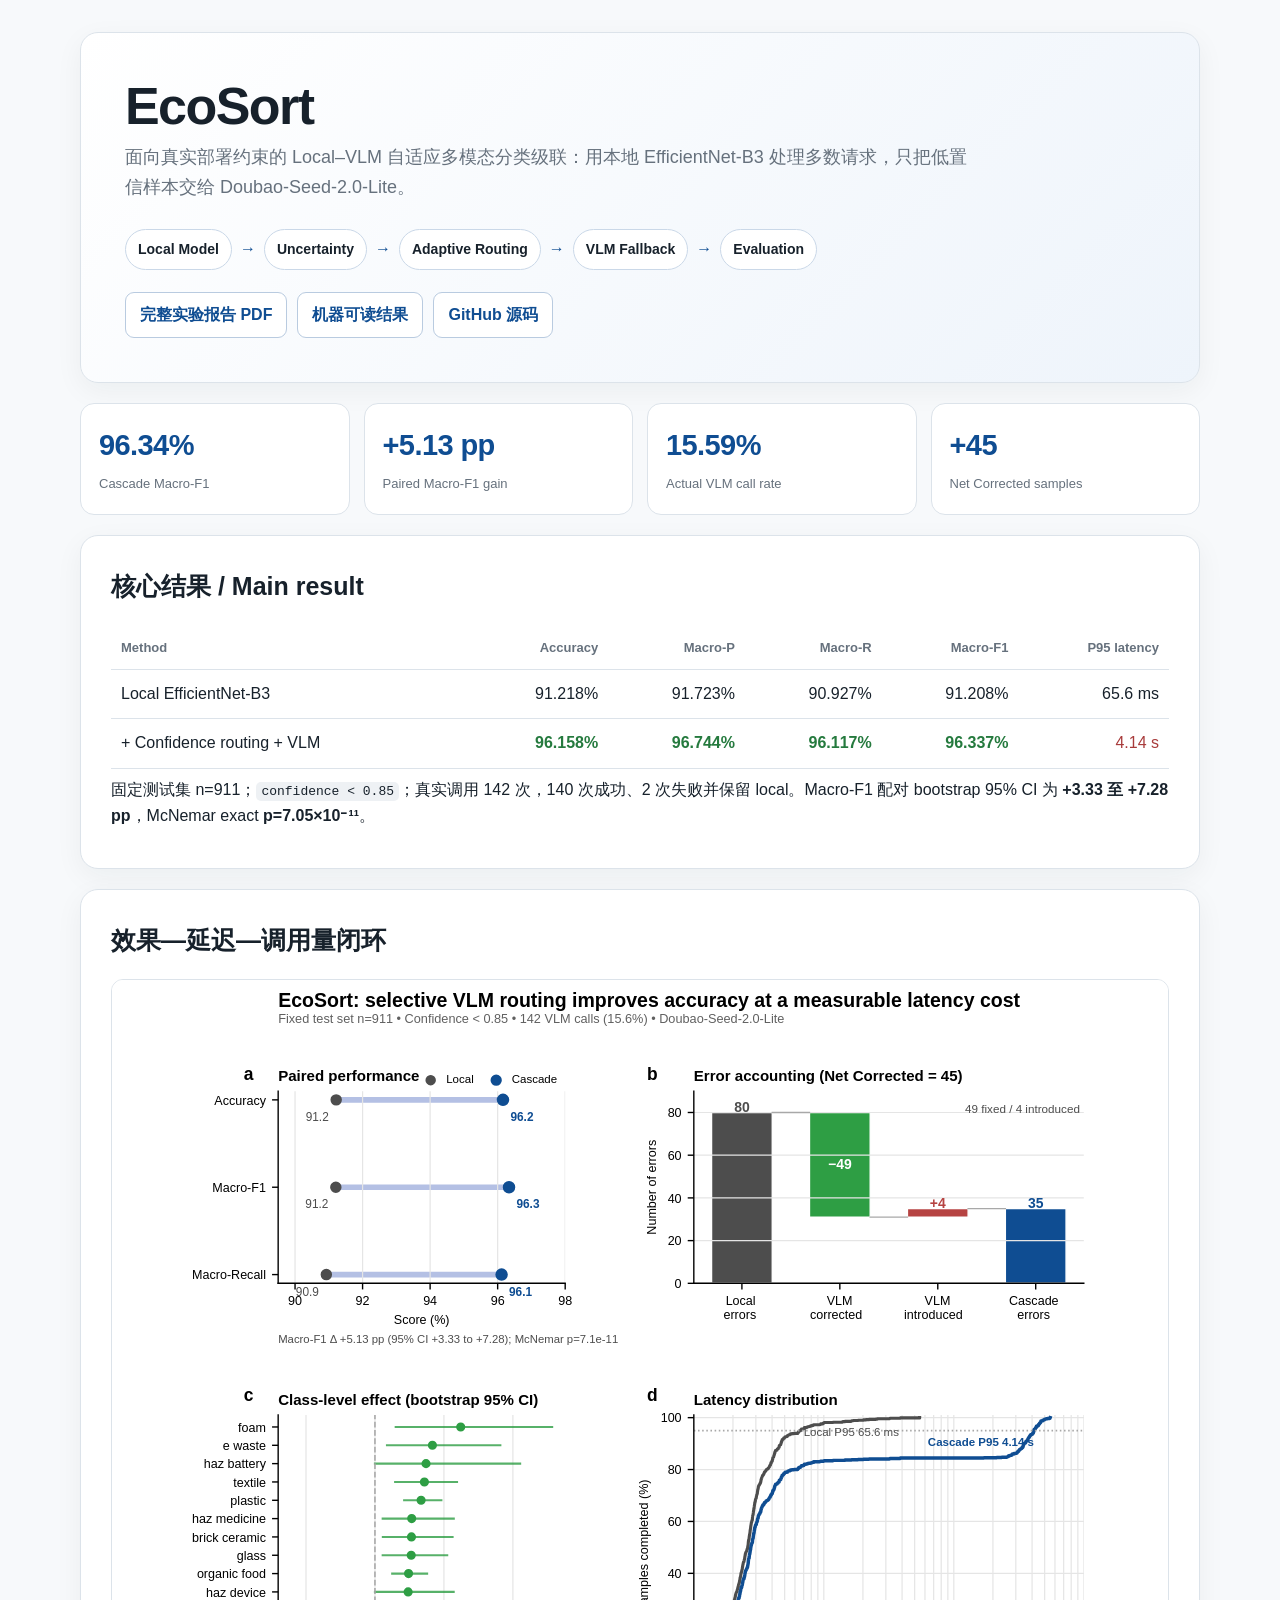
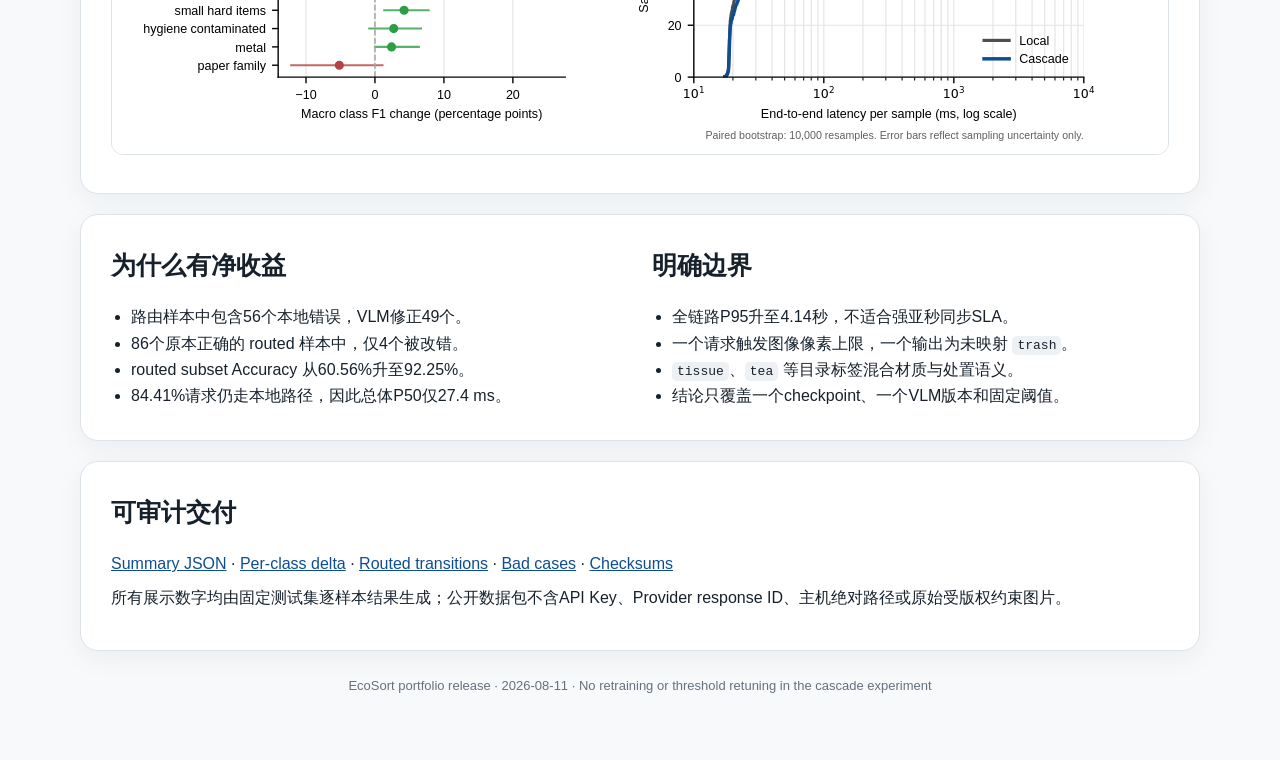
<file: docs/portfolio/index.html>
<!doctype html>
<html lang="zh-CN">
<head>
  <meta charset="utf-8">
  <meta name="viewport" content="width=device-width, initial-scale=1">
  <title>EcoSort｜Local–VLM Adaptive Cascade</title>
  <style>
    :root { --ink:#17212b; --muted:#66717d; --blue:#0f4d92; --pale:#eef4fb; --green:#257a3e; --red:#a83b3b; --line:#dce3ea; }
    * { box-sizing:border-box; }
    body { margin:0; color:var(--ink); font-family:Inter,"Noto Sans SC","Microsoft YaHei",sans-serif; background:#f7f9fb; line-height:1.65; }
    main { width:min(1120px, calc(100% - 32px)); margin:32px auto 64px; }
    .hero,.section { background:white; border:1px solid var(--line); border-radius:18px; box-shadow:0 8px 28px rgba(23,33,43,.05); }
    .hero { padding:44px; background:linear-gradient(135deg,#fff 0%,var(--pale) 100%); }
    h1 { margin:0 0 8px; font-size:clamp(30px,5vw,52px); line-height:1.12; letter-spacing:-.03em; }
    h2 { margin:0 0 18px; font-size:25px; }
    h3 { margin:0 0 6px; font-size:16px; }
    p { margin:8px 0; }
    .subtitle { max-width:850px; color:var(--muted); font-size:18px; }
    .flow { display:flex; flex-wrap:wrap; gap:8px; margin-top:26px; align-items:center; }
    .flow span { padding:8px 12px; border-radius:999px; background:white; border:1px solid #cad8e8; font-weight:650; font-size:14px; }
    .flow b { color:var(--blue); }
    .grid { display:grid; grid-template-columns:repeat(4,1fr); gap:14px; margin:20px 0; }
    .card { padding:18px; border-radius:14px; background:white; border:1px solid var(--line); }
    .value { display:block; font-size:29px; font-weight:800; color:var(--blue); letter-spacing:-.02em; }
    .label { color:var(--muted); font-size:13px; }
    .section { padding:30px; margin-top:20px; }
    .figure { width:100%; border:1px solid var(--line); border-radius:12px; background:white; }
    table { width:100%; border-collapse:collapse; font-variant-numeric:tabular-nums; }
    th,td { padding:11px 10px; border-bottom:1px solid var(--line); text-align:right; }
    th:first-child,td:first-child { text-align:left; }
    th { color:var(--muted); font-size:13px; }
    .gain { color:var(--green); font-weight:750; }
    .risk { color:var(--red); }
    .cols { display:grid; grid-template-columns:1fr 1fr; gap:24px; }
    ul { margin:8px 0 0; padding-left:20px; }
    code { background:#eef1f4; border-radius:5px; padding:2px 5px; }
    a { color:var(--blue); }
    .actions { display:flex; flex-wrap:wrap; gap:10px; margin-top:22px; }
    .actions a { text-decoration:none; padding:9px 14px; border-radius:9px; border:1px solid #b9cbe0; background:white; font-weight:700; }
    footer { color:var(--muted); font-size:13px; text-align:center; margin-top:24px; }
    @media(max-width:800px){ .grid{grid-template-columns:1fr 1fr}.cols{grid-template-columns:1fr}.hero{padding:28px}.section{padding:22px} }
  </style>
</head>
<body>
<main>
  <section class="hero">
    <h1>EcoSort</h1>
    <p class="subtitle">面向真实部署约束的 Local–VLM 自适应多模态分类级联：用本地 EfficientNet-B3 处理多数请求，只把低置信样本交给 Doubao-Seed-2.0-Lite。</p>
    <div class="flow"><span>Local Model</span><b>→</b><span>Uncertainty</span><b>→</b><span>Adaptive Routing</span><b>→</b><span>VLM Fallback</span><b>→</b><span>Evaluation</span></div>
    <div class="actions"><a href="ecosort_experiment_report.pdf">完整实验报告 PDF</a><a href="data/summary.json">机器可读结果</a><a href="https://github.com/1415302262/ecosort_web_source">GitHub 源码</a></div>
  </section>

  <section class="grid" aria-label="headline metrics">
    <div class="card"><span class="value">96.34%</span><span class="label">Cascade Macro-F1</span></div>
    <div class="card"><span class="value">+5.13 pp</span><span class="label">Paired Macro-F1 gain</span></div>
    <div class="card"><span class="value">15.59%</span><span class="label">Actual VLM call rate</span></div>
    <div class="card"><span class="value">+45</span><span class="label">Net Corrected samples</span></div>
  </section>

  <section class="section">
    <h2>核心结果 / Main result</h2>
    <table>
      <thead><tr><th>Method</th><th>Accuracy</th><th>Macro-P</th><th>Macro-R</th><th>Macro-F1</th><th>P95 latency</th></tr></thead>
      <tbody>
        <tr><td>Local EfficientNet-B3</td><td>91.218%</td><td>91.723%</td><td>90.927%</td><td>91.208%</td><td>65.6 ms</td></tr>
        <tr><td>+ Confidence routing + VLM</td><td class="gain">96.158%</td><td class="gain">96.744%</td><td class="gain">96.117%</td><td class="gain">96.337%</td><td class="risk">4.14 s</td></tr>
      </tbody>
    </table>
    <p>固定测试集 n=911；<code>confidence &lt; 0.85</code>；真实调用 142 次，140 次成功、2 次失败并保留 local。Macro-F1 配对 bootstrap 95% CI 为 <strong>+3.33 至 +7.28 pp</strong>，McNemar exact <strong>p=7.05×10⁻¹¹</strong>。</p>
  </section>

  <section class="section">
    <h2>效果—延迟—调用量闭环</h2>
    <img class="figure" src="assets/ecosort_cascade_summary.svg" alt="EcoSort paired performance, error accounting, per-class change, and latency distribution">
  </section>

  <section class="section cols">
    <div>
      <h2>为什么有净收益</h2>
      <ul>
        <li>路由样本中包含56个本地错误，VLM修正49个。</li>
        <li>86个原本正确的 routed 样本中，仅4个被改错。</li>
        <li>routed subset Accuracy 从60.56%升至92.25%。</li>
        <li>84.41%请求仍走本地路径，因此总体P50仅27.4 ms。</li>
      </ul>
    </div>
    <div>
      <h2>明确边界</h2>
      <ul>
        <li>全链路P95升至4.14秒，不适合强亚秒同步SLA。</li>
        <li>一个请求触发图像像素上限，一个输出为未映射 <code>trash</code>。</li>
        <li><code>tissue</code>、<code>tea</code> 等目录标签混合材质与处置语义。</li>
        <li>结论只覆盖一个checkpoint、一个VLM版本和固定阈值。</li>
      </ul>
    </div>
  </section>

  <section class="section">
    <h2>可审计交付</h2>
    <p><a href="data/summary.json">Summary JSON</a> · <a href="data/per_class_delta.csv">Per-class delta</a> · <a href="data/routed_transitions.csv">Routed transitions</a> · <a href="data/bad_cases.csv">Bad cases</a> · <a href="data/SHA256SUMS.txt">Checksums</a></p>
    <p>所有展示数字均由固定测试集逐样本结果生成；公开数据包不含API Key、Provider response ID、主机绝对路径或原始受版权约束图片。</p>
  </section>

  <footer>EcoSort portfolio release · 2026-08-11 · No retraining or threshold retuning in the cascade experiment</footer>
</main>
</body>
</html>
</file>
